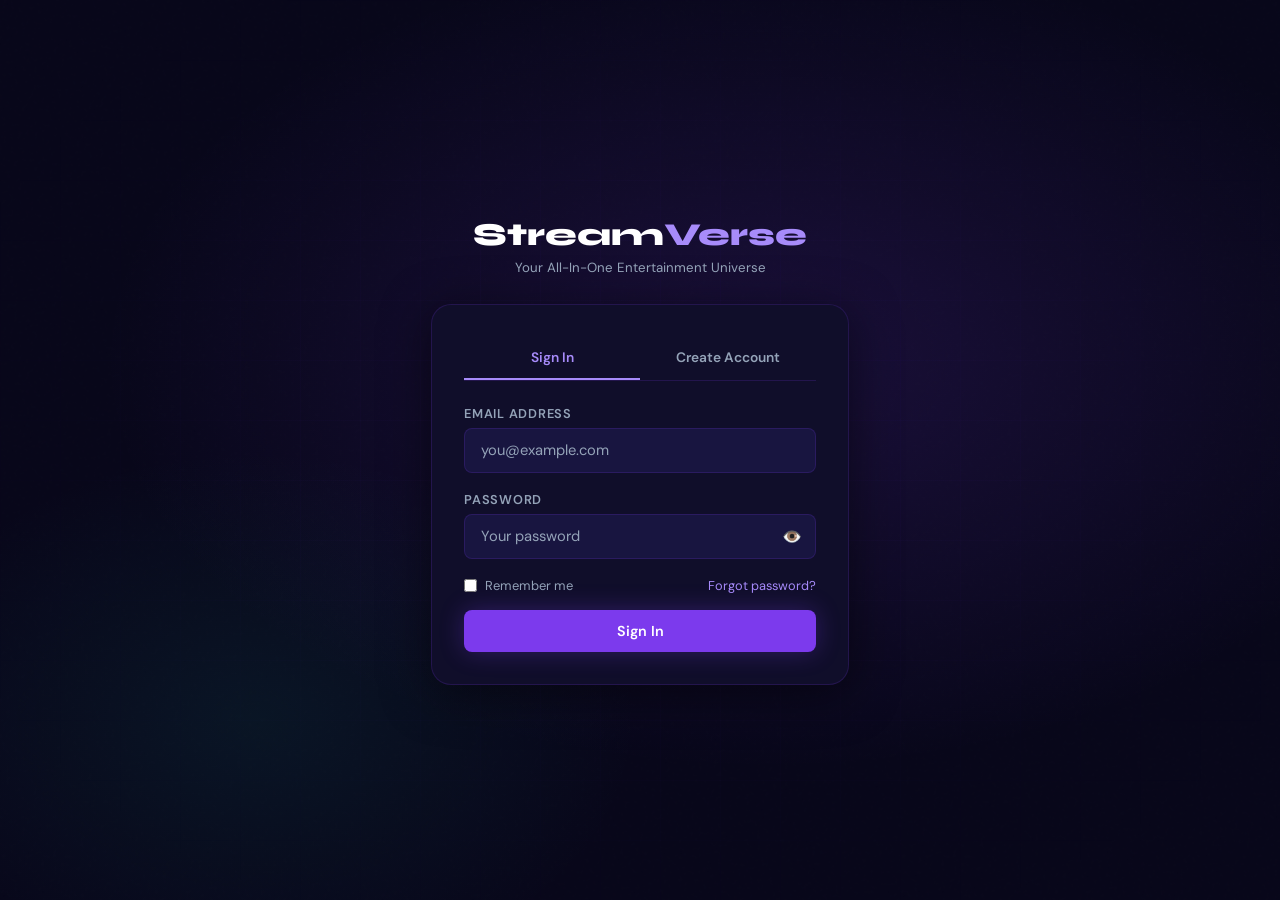
<file: index.html>
<!DOCTYPE html>
<html lang="en">
<head>
<meta charset="UTF-8"><meta name="viewport" content="width=device-width,initial-scale=1.0">
<title>StreamVerse — Sign In</title>
<link rel="stylesheet" href="css/global.css">
<style>
body{display:flex;align-items:center;justify-content:center;min-height:100vh;}
.auth-bg{position:fixed;inset:0;z-index:0;background:radial-gradient(ellipse 80% 70% at 60% 40%,rgba(124,58,237,.15) 0%,transparent 65%),radial-gradient(ellipse 50% 50% at 20% 80%,rgba(20,184,166,.08) 0%,transparent 60%);}
.auth-grid{position:fixed;inset:0;background-image:linear-gradient(rgba(124,58,237,.04) 1px,transparent 1px),linear-gradient(90deg,rgba(124,58,237,.04) 1px,transparent 1px);background-size:60px 60px;mask-image:radial-gradient(ellipse 60% 60% at 50% 50%,black,transparent);}
.auth-wrap{position:relative;z-index:1;width:100%;max-width:450px;padding:1rem;}
.auth-logo{text-align:center;margin-bottom:1.75rem;}
.auth-logo a{font-family:'Syne',sans-serif;font-size:2rem;font-weight:800;color:#fff;text-decoration:none;}
.auth-logo a span{color:var(--purple2);}
.auth-logo p{font-size:.83rem;color:var(--muted);margin-top:.3rem;}
.auth-card{background:var(--bg2);border:1px solid var(--border);border-radius:20px;padding:2rem;box-shadow:0 8px 48px rgba(0,0,0,.5);}
.auth-tabs{display:flex;border-bottom:1px solid var(--border);margin-bottom:1.5rem;}
.auth-tab{flex:1;padding:.7rem;text-align:center;font-size:.86rem;font-weight:600;color:var(--muted);cursor:pointer;border-bottom:2px solid transparent;transition:color .2s,border-color .2s;}
.auth-tab.active{color:var(--purple2);border-bottom-color:var(--purple2);}
.auth-panel{display:none;}
.auth-panel.active{display:block;}
.pw-wrap{position:relative;}
.pw-eye{position:absolute;right:.85rem;top:50%;transform:translateY(-50%);cursor:pointer;color:var(--muted);transition:color .2s;font-size:1rem;}
.pw-eye:hover{color:var(--purple2);}
.strength-track{height:4px;background:var(--bg3);border-radius:2px;overflow:hidden;margin-top:.4rem;}
.strength-fill{height:100%;border-radius:2px;transition:width .3s,background .3s;width:0;}
.strength-lbl{font-size:.7rem;color:var(--muted);margin-top:.25rem;}
.row2{display:grid;grid-template-columns:1fr 1fr;gap:.85rem;}
.role-grid{display:grid;grid-template-columns:repeat(3,1fr);gap:.5rem;margin-bottom:1rem;}
.role-opt{padding:.55rem .4rem;text-align:center;background:var(--bg3);border:1px solid var(--border);border-radius:8px;cursor:pointer;transition:all .18s;font-size:.76rem;color:var(--muted);}
.role-opt:hover{border-color:var(--purple2);color:var(--purple2);}
.role-opt.sel{background:rgba(124,58,237,.15);border-color:var(--purple);color:var(--purple2);}
.role-opt-icon{font-size:1.2rem;display:block;margin-bottom:.25rem;}
.terms{font-size:.76rem;color:var(--muted);text-align:center;margin-top:.9rem;line-height:1.5;}
.terms a{color:var(--purple2);text-decoration:none;}
.server-err{display:none;margin-top:.7rem;padding:.7rem 1rem;background:rgba(239,68,68,.12);border:1px solid rgba(239,68,68,.3);border-radius:8px;font-size:.81rem;color:var(--red);}
.remember-row{display:flex;align-items:center;justify-content:space-between;margin-bottom:1rem;}
.check-lbl{display:flex;align-items:center;gap:.5rem;font-size:.81rem;color:var(--muted);cursor:pointer;}
.check-lbl input{accent-color:var(--purple);}
.forgot{font-size:.8rem;color:var(--purple2);text-decoration:none;}
.forgot:hover{text-decoration:underline;}
</style>
</head>
<body>
<div class="auth-bg"></div><div class="auth-grid"></div>
<div class="auth-wrap">
  <div class="auth-logo">
    <a href="#">Stream<span>Verse</span></a>
    <p>Your All-In-One Entertainment Universe</p>
  </div>
  <div class="auth-card">
    <div class="auth-tabs">
      <div class="auth-tab active" onclick="switchTab('login')">Sign In</div>
      <div class="auth-tab" onclick="switchTab('register')">Create Account</div>
    </div>

    <!-- LOGIN -->
    <div class="auth-panel active" id="panel-login">
      <form id="login-form" onsubmit="doLogin(event)" novalidate>
        <div class="form-group">
          <label class="form-label" for="l-email">Email Address</label>
          <input class="form-input" type="email" id="l-email" placeholder="you@example.com" oninput="V.clearErr('l-email')">
          <div class="form-error" id="l-email-err"></div>
        </div>
        <div class="form-group">
          <label class="form-label" for="l-pw">Password</label>
          <div class="pw-wrap">
            <input class="form-input" type="password" id="l-pw" placeholder="Your password" oninput="V.clearErr('l-pw')" style="padding-right:2.6rem;">
            <span class="pw-eye" onclick="togglePw('l-pw',this)">👁️</span>
          </div>
          <div class="form-error" id="l-pw-err"></div>
        </div>
        <div class="remember-row">
          <label class="check-lbl"><input type="checkbox" id="remember"> Remember me</label>
          <a href="#" class="forgot">Forgot password?</a>
        </div>
        <button class="btn btn-primary btn-full" type="submit" id="login-btn">Sign In</button>
        <div class="server-err" id="l-server-err"></div>
      </form>
    </div>

    <!-- REGISTER -->
    <div class="auth-panel" id="panel-register">
      <form id="reg-form" onsubmit="doRegister(event)" novalidate>
        <div class="row2">
          <div class="form-group">
            <label class="form-label" for="r-fn">First Name</label>
            <input class="form-input" type="text" id="r-fn" placeholder="John" oninput="V.clearErr('r-fn')">
            <div class="form-error" id="r-fn-err"></div>
          </div>
          <div class="form-group">
            <label class="form-label" for="r-ln">Last Name</label>
            <input class="form-input" type="text" id="r-ln" placeholder="Doe" oninput="V.clearErr('r-ln')">
            <div class="form-error" id="r-ln-err"></div>
          </div>
        </div>
        <div class="form-group">
          <label class="form-label" for="r-email">Email Address</label>
          <input class="form-input" type="email" id="r-email" placeholder="you@example.com" oninput="V.clearErr('r-email')">
          <div class="form-error" id="r-email-err"></div>
        </div>
        <div class="form-group">
          <label class="form-label" for="r-un">Username</label>
          <input class="form-input" type="text" id="r-un" placeholder="johndoe123" oninput="V.clearErr('r-un')">
          <div class="form-error" id="r-un-err"></div>
        </div>
        <div class="form-group">
          <label class="form-label" for="r-pw">Password</label>
          <div class="pw-wrap">
            <input class="form-input" type="password" id="r-pw" placeholder="Min 8 chars, 1 upper, 1 number" oninput="checkStrength();V.clearErr('r-pw')" style="padding-right:2.6rem;">
            <span class="pw-eye" onclick="togglePw('r-pw',this)">👁️</span>
          </div>
          <div class="strength-track"><div class="strength-fill" id="str-fill"></div></div>
          <div class="strength-lbl" id="str-lbl"></div>
          <div class="form-error" id="r-pw-err"></div>
        </div>
        <div class="form-group">
          <label class="form-label" for="r-cpw">Confirm Password</label>
          <div class="pw-wrap">
            <input class="form-input" type="password" id="r-cpw" placeholder="Repeat password" oninput="V.clearErr('r-cpw')" style="padding-right:2.6rem;">
            <span class="pw-eye" onclick="togglePw('r-cpw',this)">👁️</span>
          </div>
          <div class="form-error" id="r-cpw-err"></div>
        </div>
        <div class="form-group">
          <label class="form-label">Account Type</label>
          <div class="role-grid">
            <div class="role-opt sel" onclick="setRole('VIEWER',this)"><span class="role-opt-icon">👤</span>Viewer</div>
            <div class="role-opt" onclick="setRole('CREATOR',this)"><span class="role-opt-icon">🎬</span>Creator</div>
            <div class="role-opt" onclick="setRole('PUBLISHER',this)"><span class="role-opt-icon">🏢</span>Publisher</div>
          </div>
          <input type="hidden" id="r-role" value="VIEWER">
        </div>
        <button class="btn btn-primary btn-full" type="submit" id="reg-btn">Create Account</button>
        <div class="server-err" id="r-server-err"></div>
        <p class="terms">By signing up you agree to our <a href="#">Terms</a> & <a href="#">Privacy Policy</a></p>
      </form>
    </div>
  </div>
</div>
<div class="toast-container"></div>
<script src="js/app.js"></script>
<script>
if(API.isLoggedIn()) window.location.href='pages/home.html';

function switchTab(t){
  document.querySelectorAll('.auth-tab').forEach((el,i)=>el.classList.toggle('active',i===(t==='login'?0:1)));
  document.getElementById('panel-login').classList.toggle('active',t==='login');
  document.getElementById('panel-register').classList.toggle('active',t==='register');
}
function togglePw(id,icon){ const i=document.getElementById(id); i.type=i.type==='password'?'text':'password'; icon.textContent=i.type==='password'?'👁️':'🙈'; }
function setRole(role,el){ document.getElementById('r-role').value=role; document.querySelectorAll('.role-opt').forEach(r=>r.classList.remove('sel')); el.classList.add('sel'); }
function checkStrength(){
  const v=document.getElementById('r-pw').value,fill=document.getElementById('str-fill'),lbl=document.getElementById('str-lbl');
  let s=0; if(v.length>=8)s++; if(/[A-Z]/.test(v))s++; if(/[0-9]/.test(v))s++; if(/[^A-Za-z0-9]/.test(v))s++;
  const l=[{c:'var(--red)',p:'15%',t:'Very weak'},{c:'var(--red)',p:'30%',t:'Weak'},{c:'var(--amber)',p:'55%',t:'Fair'},{c:'var(--teal)',p:'80%',t:'Strong'},{c:'var(--green)',p:'100%',t:'Very strong'}][s]||{c:'var(--red)',p:'5%',t:''};
  fill.style.width=v?l.p:'0'; fill.style.background=l.c; lbl.style.color=l.c; lbl.textContent=v?l.t:'';
}

async function doLogin(e){
  e.preventDefault();
  document.getElementById('l-server-err').style.display='none';
  const email=document.getElementById('l-email').value.trim(), pw=document.getElementById('l-pw').value;
  let ok=true;
  const ee=V.email(email); if(ee){V.showErr('l-email',ee);ok=false;}
  const pe=V.required(pw,'Password'); if(pe){V.showErr('l-pw',pe);ok=false;}
  if(!ok) return;
  setBtnLoading('login-btn',true,'Signing in...');
  try{
    const d=await API.post('/auth/login',{email,password:pw});
    API.setAuth(d.token,d.user);
    Toast.show('Welcome back, '+( d.user.fullName||d.user.username)+'!','success');
    setTimeout(()=>window.location.href='pages/home.html',700);
  }catch(err){
    const box=document.getElementById('l-server-err'); box.textContent=err.message||'Login failed'; box.style.display='block';
  }finally{ setBtnLoading('login-btn',false,'Sign In'); }
}

async function doRegister(e){
  e.preventDefault();
  document.getElementById('r-server-err').style.display='none';
  const fn=document.getElementById('r-fn').value.trim(), ln=document.getElementById('r-ln').value.trim(),
        email=document.getElementById('r-email').value.trim(), un=document.getElementById('r-un').value.trim(),
        pw=document.getElementById('r-pw').value, cpw=document.getElementById('r-cpw').value,
        role=document.getElementById('r-role').value;
  let ok=true;
  const fne=V.required(fn,'First name'); if(fne){V.showErr('r-fn',fne);ok=false;}
  const lne=V.required(ln,'Last name'); if(lne){V.showErr('r-ln',lne);ok=false;}
  const ee=V.email(email); if(ee){V.showErr('r-email',ee);ok=false;}
  const une=V.minLen(un,3,'Username'); if(une){V.showErr('r-un',une);ok=false;}
  const pwe=V.password(pw); if(pwe){V.showErr('r-pw',pwe);ok=false;}
  if(pw!==cpw){V.showErr('r-cpw','Passwords do not match');ok=false;}
  if(!ok) return;
  setBtnLoading('reg-btn',true,'Creating account...');
  try{
    const d=await API.post('/auth/register',{firstName:fn,lastName:ln,email,username:un,password:pw,role});
    API.setAuth(d.token,d.user);
    Toast.show('Account created! Welcome to StreamVerse 🎉','success');
    setTimeout(()=>window.location.href='pages/home.html',800);
  }catch(err){
    const box=document.getElementById('r-server-err'); box.textContent=err.message||'Registration failed'; box.style.display='block';
  }finally{ setBtnLoading('reg-btn',false,'Create Account'); }
}
</script>
</body>
</html>
</file>
<file: css/global.css>
@import url('https://fonts.googleapis.com/css2?family=Syne:wght@400;600;700;800&family=DM+Sans:ital,wght@0,300;0,400;0,500;1,300&display=swap');
:root{--bg:#08071A;--bg2:#100E2A;--bg3:#181540;--card:#1D1A45;--card2:#2D2660;--purple:#7C3AED;--purple2:#A78BFA;--amber:#F59E0B;--teal:#14B8A6;--green:#10B981;--red:#EF4444;--cyan:#06B6D4;--white:#FFFFFF;--light:#E2E8F0;--muted:#94A3B8;--border:rgba(124,58,237,0.18);--r:12px;--sh:0 4px 24px rgba(0,0,0,0.4);}
*,*::before,*::after{box-sizing:border-box;margin:0;padding:0;}
html{scroll-behavior:smooth;}
body{font-family:'DM Sans',sans-serif;background:var(--bg);color:var(--light);overflow-x:hidden;min-height:100vh;}
body::before{content:'';position:fixed;inset:0;z-index:0;pointer-events:none;background-image:url("data:image/svg+xml,%3Csvg viewBox='0 0 256 256' xmlns='http://www.w3.org/2000/svg'%3E%3Cfilter id='n'%3E%3CfeTurbulence type='fractalNoise' baseFrequency='0.9' numOctaves='4' stitchTiles='stitch'/%3E%3C/filter%3E%3Crect width='100%25' height='100%25' filter='url(%23n)' opacity='0.03'/%3E%3C/svg%3E");opacity:.35;}
h1,h2,h3,h4{font-family:'Syne',sans-serif;letter-spacing:-.02em;}
.btn{display:inline-flex;align-items:center;justify-content:center;gap:.5rem;padding:.75rem 1.75rem;border:none;border-radius:8px;font-family:'DM Sans',sans-serif;font-size:.9rem;font-weight:600;cursor:pointer;transition:all .22s;text-decoration:none;}
.btn-primary{background:var(--purple);color:#fff;box-shadow:0 0 24px rgba(124,58,237,.3);}
.btn-primary:hover{background:#6D28D9;transform:translateY(-1px);box-shadow:0 6px 32px rgba(124,58,237,.5);}
.btn-ghost{background:transparent;color:var(--light);border:1px solid rgba(226,232,240,.2);}
.btn-ghost:hover{border-color:var(--purple2);color:var(--purple2);}
.btn-danger{background:var(--red);color:#fff;}
.btn-danger:hover{background:#DC2626;}
.btn-success{background:var(--green);color:#fff;}
.btn-sm{padding:.4rem .9rem;font-size:.78rem;}
.btn-full{width:100%;}
.btn:disabled{opacity:.5;cursor:not-allowed;transform:none!important;}
.form-group{margin-bottom:1.1rem;}
.form-label{display:block;font-size:.8rem;font-weight:600;color:var(--muted);margin-bottom:.4rem;text-transform:uppercase;letter-spacing:.06em;}
.form-input{width:100%;padding:.72rem 1rem;background:var(--bg3);border:1px solid var(--border);border-radius:8px;color:var(--white);font-family:'DM Sans',sans-serif;font-size:.92rem;transition:border-color .2s,box-shadow .2s;outline:none;}
.form-input:focus{border-color:var(--purple2);box-shadow:0 0 0 3px rgba(124,58,237,.15);}
.form-input::placeholder{color:var(--muted);}
.form-input.error{border-color:var(--red);box-shadow:0 0 0 3px rgba(239,68,68,.12);}
.form-error{font-size:.76rem;color:var(--red);margin-top:.3rem;display:none;}
.form-error.show{display:block;}
.form-select{width:100%;padding:.72rem 1rem;background:var(--bg3);border:1px solid var(--border);border-radius:8px;color:var(--white);font-family:'DM Sans',sans-serif;font-size:.92rem;outline:none;cursor:pointer;transition:border-color .2s;}
.form-select:focus{border-color:var(--purple2);}
.form-select option{background:var(--bg2);}
textarea.form-input{resize:vertical;min-height:80px;}
.navbar{position:fixed;top:0;left:0;right:0;z-index:100;display:flex;align-items:center;justify-content:space-between;padding:.9rem 2rem;background:rgba(8,7,26,.95);backdrop-filter:blur(20px);border-bottom:1px solid var(--border);}
.nav-logo{font-family:'Syne',sans-serif;font-size:1.35rem;font-weight:800;color:#fff;text-decoration:none;letter-spacing:-.03em;}
.nav-logo span{color:var(--purple2);}
.nav-links{display:flex;align-items:center;gap:1.5rem;list-style:none;}
.nav-links a{color:var(--muted);text-decoration:none;font-size:.85rem;font-weight:500;transition:color .2s;padding:.3rem 0;}
.nav-links a:hover,.nav-links a.active{color:#fff;}
.nav-live{display:inline-flex;align-items:center;gap:.35rem;font-size:.72rem;font-weight:700;color:var(--green);}
.live-dot{width:7px;height:7px;border-radius:50%;background:var(--green);animation:pulse 1.5s infinite;}
@keyframes pulse{0%,100%{opacity:1;transform:scale(1);}50%{opacity:.5;transform:scale(1.3);}}
.user-wrap{position:relative;}
.user-avatar{width:36px;height:36px;border-radius:50%;background:var(--purple);display:flex;align-items:center;justify-content:center;font-size:.82rem;font-weight:700;color:#fff;cursor:pointer;border:2px solid var(--border);}
.user-dropdown{position:absolute;top:calc(100% + .5rem);right:0;background:var(--card);border:1px solid var(--border);border-radius:var(--r);min-width:190px;box-shadow:var(--sh);display:none;z-index:200;overflow:hidden;}
.user-dropdown.open{display:block;}
.dd-item{display:flex;align-items:center;gap:.7rem;padding:.72rem 1.2rem;font-size:.85rem;color:var(--light);text-decoration:none;cursor:pointer;transition:background .15s;border:none;background:none;width:100%;text-align:left;}
.dd-item:hover{background:var(--bg3);}
.dd-item.danger{color:var(--red);}
.dd-divider{height:1px;background:var(--border);margin:.2rem 0;}
.card{background:var(--card);border:1px solid var(--border);border-radius:var(--r);overflow:hidden;transition:transform .22s,border-color .22s;}
.card:hover{transform:translateY(-3px);border-color:rgba(124,58,237,.35);}
.badge{display:inline-flex;align-items:center;gap:.3rem;padding:.22rem .55rem;border-radius:100px;font-size:.7rem;font-weight:700;}
.badge-purple{background:rgba(124,58,237,.2);color:var(--purple2);border:1px solid rgba(124,58,237,.3);}
.badge-green{background:rgba(16,185,129,.15);color:var(--green);border:1px solid rgba(16,185,129,.3);}
.badge-amber{background:rgba(245,158,11,.15);color:var(--amber);border:1px solid rgba(245,158,11,.3);}
.badge-red{background:rgba(239,68,68,.15);color:var(--red);border:1px solid rgba(239,68,68,.3);}
.badge-teal{background:rgba(20,184,166,.15);color:var(--teal);border:1px solid rgba(20,184,166,.3);}
.toast-container{position:fixed;top:5rem;right:1.5rem;z-index:9999;display:flex;flex-direction:column;gap:.5rem;}
.toast{display:flex;align-items:center;gap:.7rem;padding:.8rem 1.1rem;background:var(--card);border:1px solid var(--border);border-radius:10px;box-shadow:var(--sh);font-size:.85rem;color:var(--light);animation:slideIn .3s ease-out;min-width:240px;max-width:320px;}
.toast.success{border-color:var(--green);}
.toast.error{border-color:var(--red);}
.toast.info{border-color:var(--purple2);}
@keyframes slideIn{from{opacity:0;transform:translateX(18px);}to{opacity:1;transform:translateX(0);}}
@keyframes slideOut{from{opacity:1;transform:translateX(0);}to{opacity:0;transform:translateX(18px);}}
.toast.removing{animation:slideOut .3s forwards;}
.spinner{width:16px;height:16px;border:2px solid rgba(255,255,255,.2);border-top-color:#fff;border-radius:50%;animation:spin .6s linear infinite;display:inline-block;}
@keyframes spin{to{transform:rotate(360deg);}}
.page-wrap{padding-top:70px;min-height:100vh;position:relative;z-index:1;}
.container{max-width:1280px;margin:0 auto;padding:0 2rem;}
.section{padding:2.5rem 0;}
.section-title{font-size:clamp(1.5rem,3vw,2rem);font-weight:800;color:#fff;margin-bottom:.4rem;}
.section-sub{font-size:.92rem;color:var(--muted);margin-bottom:1.75rem;font-weight:300;}
.eyebrow{font-size:.7rem;font-weight:700;letter-spacing:.18em;text-transform:uppercase;color:var(--amber);display:flex;align-items:center;gap:.5rem;margin-bottom:.65rem;}
.eyebrow::before{content:'';display:block;width:18px;height:2px;background:var(--amber);}
.table-wrap{background:var(--card);border:1px solid var(--border);border-radius:var(--r);overflow:hidden;}
table{width:100%;border-collapse:collapse;}
thead tr{background:var(--bg3);}
th{padding:.8rem 1.2rem;font-size:.72rem;font-weight:700;text-transform:uppercase;letter-spacing:.1em;color:var(--muted);text-align:left;}
td{padding:.85rem 1.2rem;font-size:.85rem;color:var(--light);border-top:1px solid var(--border);}
tr:hover td{background:rgba(124,58,237,.04);}
.modal-overlay{position:fixed;inset:0;z-index:500;background:rgba(0,0,0,.75);backdrop-filter:blur(4px);display:flex;align-items:center;justify-content:center;opacity:0;pointer-events:none;transition:opacity .25s;}
.modal-overlay.open{opacity:1;pointer-events:all;}
.modal{background:var(--bg2);border:1px solid var(--border);border-radius:16px;padding:1.75rem;min-width:360px;max-width:540px;width:92%;transform:translateY(14px);transition:transform .25s;max-height:90vh;overflow-y:auto;}
.modal-overlay.open .modal{transform:translateY(0);}
.modal-title{font-size:1.2rem;font-weight:800;color:#fff;margin-bottom:.3rem;}
.modal-sub{font-size:.83rem;color:var(--muted);margin-bottom:1.25rem;}
.modal-actions{display:flex;gap:.7rem;justify-content:flex-end;margin-top:1.25rem;}
/* Live indicator */
.live-badge{display:inline-flex;align-items:center;gap:.35rem;padding:.2rem .65rem;background:rgba(16,185,129,.15);border:1px solid rgba(16,185,129,.35);border-radius:100px;font-size:.7rem;font-weight:700;color:var(--green);}
.counter-update{animation:flash .6s ease-out;}
@keyframes flash{0%{color:var(--green);transform:scale(1.1);}100%{color:inherit;transform:scale(1);}}
@media(max-width:900px){.navbar{padding:.9rem 1rem;}.nav-links{display:none;}.container{padding:0 1rem;}}
</file>
